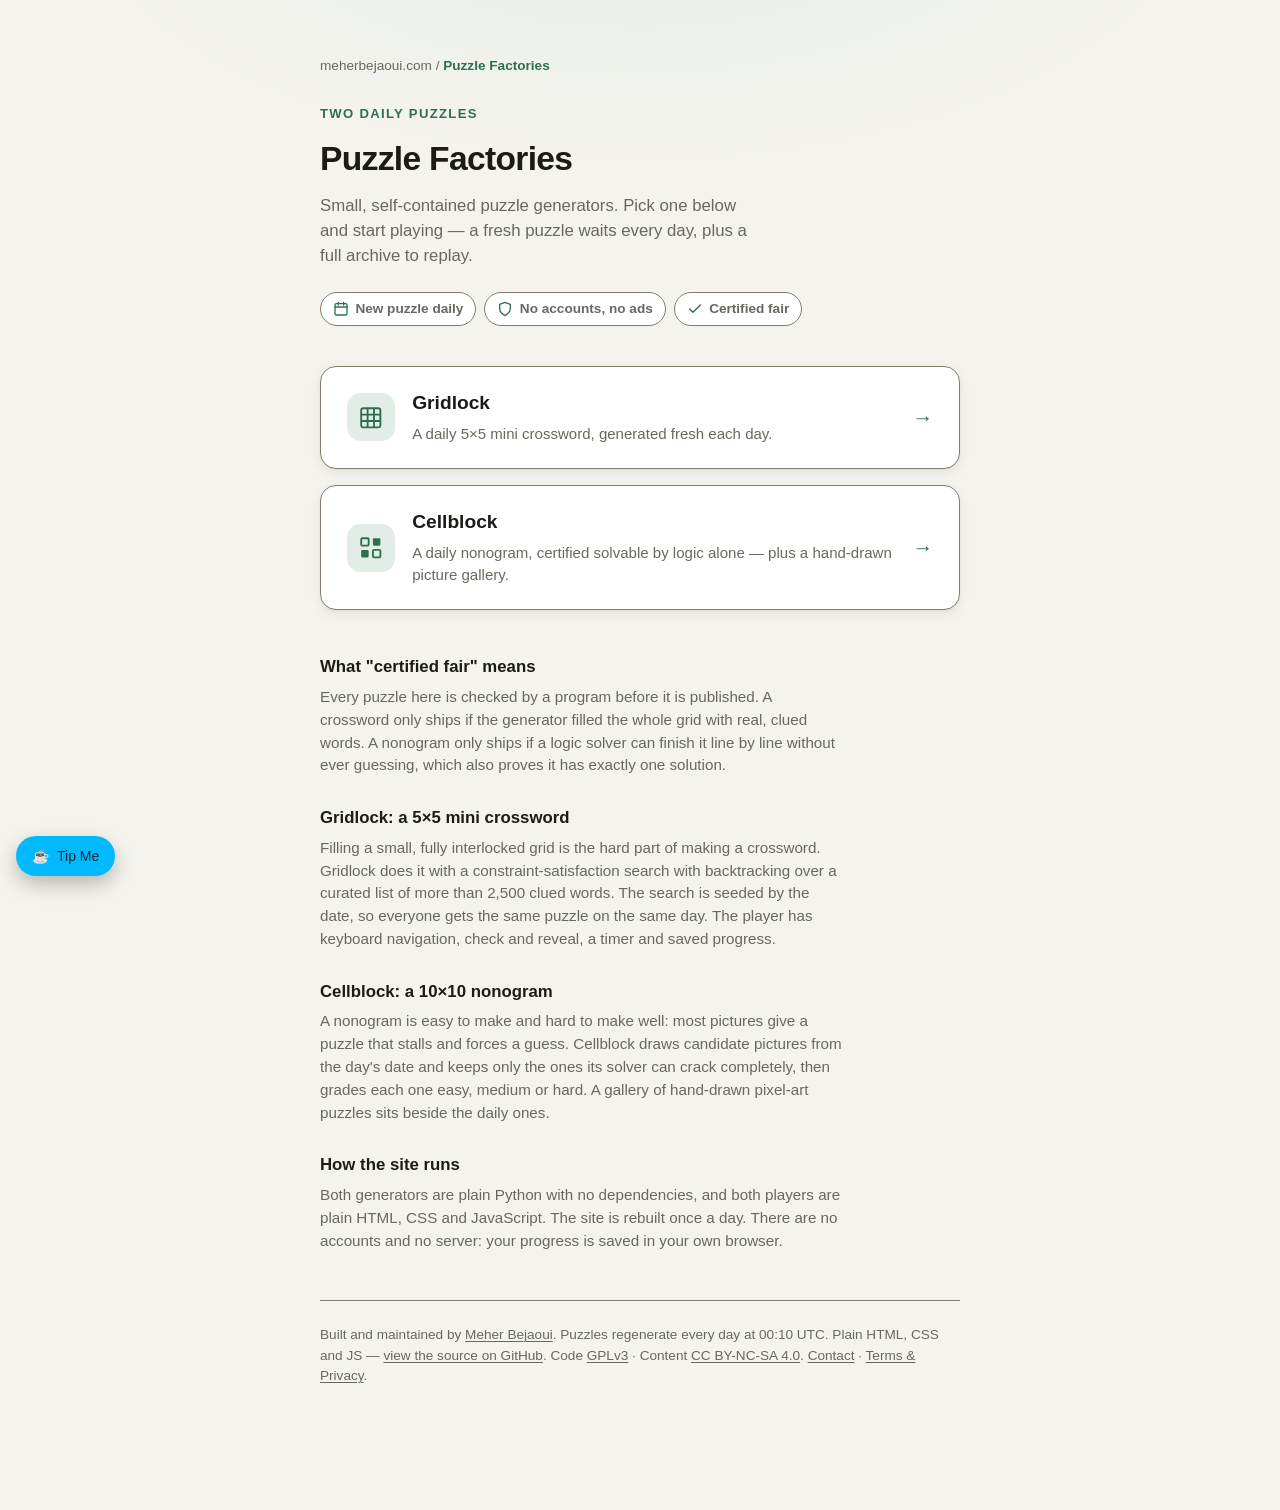
<file: index.html>
<!doctype html>
<html lang="en">
<head>
<meta charset="utf-8">
<meta name="viewport" content="width=device-width, initial-scale=1">
<meta name="description" content="Two small daily-puzzle generators — a mini crossword and a nonogram — with certified-fair archives. No accounts, no ads.">
<meta name="referrer" content="strict-origin-when-cross-origin">
<meta http-equiv="Content-Security-Policy" content="default-src 'none'; script-src 'self' 'unsafe-inline' https://ko-fi.com https://*.ko-fi.com; style-src 'self' 'unsafe-inline' https://ko-fi.com https://*.ko-fi.com; font-src https://ko-fi.com https://*.ko-fi.com; img-src 'self' data: https://ko-fi.com https://*.ko-fi.com; frame-src https://ko-fi.com https://*.ko-fi.com; connect-src https://ko-fi.com https://*.ko-fi.com; base-uri 'none'; form-action 'none';">
<title>Puzzle Factories</title>
<style>
  :root {
    color-scheme: light dark;
    --bg: #f4f3ee;
    --surface: #ffffff;
    --border: #847d6c;
    --text: #1c1b18;
    --text-muted: #6b675e;
    --accent: #2f6f4f;
    --accent-soft: #e3ede7;
    --accent-contrast: #ffffff;
    --focus: #1a5c3a;
    --shadow: 0 1px 2px rgba(28, 27, 24, 0.06), 0 4px 12px rgba(28, 27, 24, 0.07);
    --shadow-hover: 0 2px 4px rgba(28, 27, 24, 0.08), 0 10px 24px rgba(28, 27, 24, 0.1);
  }

  @media (prefers-color-scheme: dark) {
    :root {
      --bg: #17181a;
      --surface: #201f22;
      --border: #777265;
      --text: #f4f3ef;
      --text-muted: #b7b3a8;
      --accent: #7fd4a6;
      --accent-soft: #1e3129;
      --accent-contrast: #08130d;
      --focus: #8fe0b3;
      --shadow: 0 1px 2px rgba(0, 0, 0, 0.4), 0 4px 16px rgba(0, 0, 0, 0.35);
      --shadow-hover: 0 2px 6px rgba(0, 0, 0, 0.45), 0 14px 32px rgba(0, 0, 0, 0.4);
    }
  }

  * {
    box-sizing: border-box;
  }

  body {
    font-family: -apple-system, BlinkMacSystemFont, "Segoe UI", Roboto, Helvetica, Arial,
      sans-serif;
    line-height: 1.5;
    max-width: 680px;
    margin: 0 auto;
    padding: 3.5rem 1.25rem 3rem;
    color: var(--text);
    background:
      radial-gradient(ellipse 900px 480px at 50% -10%, var(--accent-soft), transparent 65%),
      var(--bg);
  }

  :focus-visible {
    outline: 3px solid var(--focus);
    outline-offset: 2px;
    border-radius: 2px;
  }

  .eyebrow {
    display: block;
    color: var(--accent);
    font-size: 0.82rem;
    font-weight: 700;
    text-transform: uppercase;
    letter-spacing: 0.1em;
    margin-bottom: 0.6rem;
  }

  h1 {
    font-size: 2.1rem;
    font-weight: 800;
    letter-spacing: -0.02em;
    margin: 0 0 0.55rem;
  }

  p.lede {
    color: var(--text-muted);
    margin-top: 0;
    margin-bottom: 1.5rem;
    font-size: 1.05rem;
    max-width: 46ch;
  }

  .features {
    display: flex;
    flex-wrap: wrap;
    gap: 0.5rem;
    list-style: none;
    padding: 0;
    margin: 0 0 2.5rem;
  }

  .features li {
    display: inline-flex;
    align-items: center;
    gap: 0.4rem;
    padding: 0.35rem 0.75rem;
    border-radius: 999px;
    background: var(--surface);
    border: 1px solid var(--border);
    color: var(--text-muted);
    font-size: 0.85rem;
    font-weight: 600;
  }

  .features svg {
    width: 1rem;
    height: 1rem;
    color: var(--accent);
    flex: 0 0 auto;
  }

  .cards {
    display: grid;
    gap: 1rem;
  }

  a.card {
    display: flex;
    align-items: center;
    gap: 1.1rem;
    padding: 1.4rem 1.6rem;
    border: 1px solid var(--border);
    border-radius: 1rem;
    text-decoration: none;
    color: inherit;
    background: var(--surface);
    box-shadow: var(--shadow);
    transition: border-color 0.15s ease, transform 0.15s ease, box-shadow 0.15s ease;
  }

  a.card:hover {
    border-color: var(--accent);
    transform: translateY(-2px);
    box-shadow: var(--shadow-hover);
  }

  a.card:hover .card-arrow {
    transform: translateX(3px);
  }

  @media (prefers-reduced-motion: reduce) {
    a.card,
    .card-arrow {
      transition: none;
    }

    a.card:hover {
      transform: none;
    }
  }

  .card-icon {
    flex: 0 0 auto;
    width: 3rem;
    height: 3rem;
    display: flex;
    align-items: center;
    justify-content: center;
    border-radius: 0.85rem;
    background: var(--accent-soft);
    color: var(--accent);
  }

  .card-icon svg {
    width: 1.6rem;
    height: 1.6rem;
  }

  a.card .card-body {
    flex: 1 1 auto;
    min-width: 0;
  }

  a.card h2 {
    margin: 0 0 0.3rem;
    font-size: 1.2rem;
    font-weight: 700;
    color: var(--text);
  }

  a.card p {
    margin: 0;
    font-size: 0.94rem;
    color: var(--text-muted);
  }

  .card-arrow {
    flex: 0 0 auto;
    color: var(--accent);
    font-size: 1.3rem;
    transition: transform 0.15s ease;
  }

  .about {
    margin-top: 2.75rem;
  }

  .about h2 {
    font-size: 1.05rem;
    font-weight: 700;
    margin: 1.75rem 0 0.4rem;
  }

  .about p {
    margin: 0 0 0.75rem;
    color: var(--text-muted);
    font-size: 0.95rem;
    max-width: 62ch;
  }

  footer {
    margin-top: 3rem;
    padding-top: 1.5rem;
    border-top: 1px solid var(--border);
    color: var(--text-muted);
    font-size: 0.85rem;
  }

  footer a {
    color: var(--text-muted);
    text-decoration: underline;
    text-underline-offset: 2px;
  }

  footer a:hover {
    color: var(--accent);
  }

  .pf-crumbs {
    font-size: 0.85rem;
    margin-bottom: 1.75rem;
    color: var(--text-muted);
  }

  .pf-crumbs a {
    color: var(--text-muted);
    text-decoration: none;
    padding: 0.2rem 0.3rem;
    margin: -0.2rem -0.3rem;
    border-radius: 0.3rem;
  }

  .pf-crumbs a:hover {
    text-decoration: underline;
  }

  .pf-crumbs a.current {
    color: var(--accent);
    font-weight: 600;
  }
</style>
</head>
<body>
<nav class="pf-crumbs" aria-label="Breadcrumb">
  <a href="https://www.meherbejaoui.com/">meherbejaoui.com</a>
  <span aria-hidden="true">/</span>
  <a href="./" class="current">Puzzle Factories</a>
</nav>
<span class="eyebrow">Two daily puzzles</span>
<h1>Puzzle Factories</h1>
<p class="lede">Small, self-contained puzzle generators. Pick one below and start playing &mdash; a fresh puzzle waits every day, plus a full archive to replay.</p>
<ul class="features">
  <li>
    <svg viewBox="0 0 24 24" fill="none" stroke="currentColor" stroke-width="2" stroke-linecap="round" stroke-linejoin="round" aria-hidden="true">
      <rect x="3" y="4" width="18" height="17" rx="2"></rect>
      <path d="M3 9h18M8 2v4M16 2v4"></path>
    </svg>
    New puzzle daily
  </li>
  <li>
    <svg viewBox="0 0 24 24" fill="none" stroke="currentColor" stroke-width="2" stroke-linecap="round" stroke-linejoin="round" aria-hidden="true">
      <path d="M12 2 4 5v6c0 5 3.4 8.5 8 11 4.6-2.5 8-6 8-11V5z"></path>
    </svg>
    No accounts, no ads
  </li>
  <li>
    <svg viewBox="0 0 24 24" fill="none" stroke="currentColor" stroke-width="2" stroke-linecap="round" stroke-linejoin="round" aria-hidden="true">
      <path d="M20 6 9 17l-5-5"></path>
    </svg>
    Certified fair
  </li>
</ul>
<div class="cards">
  <a class="card" href="gridlock/">
    <span class="card-icon">
      <svg viewBox="0 0 24 24" fill="none" stroke="currentColor" stroke-width="1.75" aria-hidden="true">
        <rect x="3" y="3" width="18" height="18" rx="2"></rect>
        <path d="M3 9h18M3 15h18M9 3v18M15 3v18"></path>
      </svg>
    </span>
    <span class="card-body">
      <h2>Gridlock</h2>
      <p>A daily 5&times;5 mini crossword, generated fresh each day.</p>
    </span>
    <span class="card-arrow" aria-hidden="true">&rarr;</span>
  </a>
  <a class="card" href="cellblock/">
    <span class="card-icon">
      <svg viewBox="0 0 24 24" fill="none" stroke="currentColor" stroke-width="1.75" aria-hidden="true">
        <rect x="3" y="3" width="7" height="7" rx="1"></rect>
        <rect x="14" y="3" width="7" height="7" rx="1" fill="currentColor" stroke="none"></rect>
        <rect x="3" y="14" width="7" height="7" rx="1" fill="currentColor" stroke="none"></rect>
        <rect x="14" y="14" width="7" height="7" rx="1"></rect>
      </svg>
    </span>
    <span class="card-body">
      <h2>Cellblock</h2>
      <p>A daily nonogram, certified solvable by logic alone &mdash; plus a hand-drawn picture gallery.</p>
    </span>
    <span class="card-arrow" aria-hidden="true">&rarr;</span>
  </a>
</div>
<section class="about">
  <h2>What "certified fair" means</h2>
  <p>Every puzzle here is checked by a program before it is published. A crossword
  only ships if the generator filled the whole grid with real, clued words. A nonogram
  only ships if a logic solver can finish it line by line without ever guessing, which
  also proves it has exactly one solution.</p>
  <h2>Gridlock: a 5&times;5 mini crossword</h2>
  <p>Filling a small, fully interlocked grid is the hard part of making a crossword.
  Gridlock does it with a constraint-satisfaction search with backtracking over a curated
  list of more than 2,500 clued words. The search is seeded by the date, so everyone gets
  the same puzzle on the same day. The player has keyboard navigation, check and reveal,
  a timer and saved progress.</p>
  <h2>Cellblock: a 10&times;10 nonogram</h2>
  <p>A nonogram is easy to make and hard to make well: most pictures give a puzzle that
  stalls and forces a guess. Cellblock draws candidate pictures from the day's date and
  keeps only the ones its solver can crack completely, then grades each one easy, medium
  or hard. A gallery of hand-drawn pixel-art puzzles sits beside the daily ones.</p>
  <h2>How the site runs</h2>
  <p>Both generators are plain Python with no dependencies, and both players are plain
  HTML, CSS and JavaScript. The site is rebuilt once a day. There are no accounts and no
  server: your progress is saved in your own browser.</p>
</section>
<footer>
  Built and maintained by <a href="https://www.meherbejaoui.com/">Meher Bejaoui</a>.
  Puzzles regenerate every day at 00:10 UTC. Plain HTML, CSS and JS &mdash;
  <a href="https://github.com/meherbejaoui/puzzlefactory">view the source on GitHub</a>.
  Code <a href="LICENSE">GPLv3</a> &middot; Content <a href="LICENSE-CONTENT.md">CC BY-NC-SA 4.0</a>.
  <a href="https://www.meherbejaoui.com/contact/">Contact</a> &middot; <a href="https://www.meherbejaoui.com/terms/">Terms &amp; Privacy</a>.
</footer>
<script>
(function () {
  // Click-to-load "Tip Me" Ko-fi button, matching the one on meherbejaoui.com
  // and its other sub-sites. Nothing from Ko-fi loads until this placeholder
  // is clicked -- it is ours, costs nothing, and sets no cookie. On click it
  // injects Ko-fi's real overlay-widget.js and calls kofiWidgetOverlay.draw(),
  // which renders Ko-fi's own floating button in roughly the same spot; this
  // placeholder then removes itself.
  var KOFI_RESERVED_HEIGHT = 76;

  function init() {
    var btn = document.createElement("button");
    btn.type = "button";
    btn.id = "kofi-float-trigger";
    btn.setAttribute("aria-label", "Support me on Ko-fi");
    btn.style.position = "fixed";
    btn.style.left = "16px";
    btn.style.bottom = "24px";
    btn.style.zIndex = "40";
    btn.style.display = "flex";
    btn.style.alignItems = "center";
    btn.style.gap = "8px";
    btn.style.borderRadius = "999px";
    btn.style.border = "none";
    btn.style.padding = "12px 16px";
    btn.style.fontFamily = "-apple-system, BlinkMacSystemFont, 'Segoe UI', Roboto, Helvetica, Arial, sans-serif";
    btn.style.fontSize = "14px";
    btn.style.fontWeight = "500";
    // Dark navy on the #00b9fe brand blue: ~6.7:1 contrast, passes WCAG AA.
    btn.style.color = "#0a2a33";
    btn.style.background = "#00b9fe";
    btn.style.boxShadow = "0 8px 20px rgba(0,0,0,.25)";
    btn.style.cursor = "pointer";

    var icon = document.createElement("span");
    icon.setAttribute("aria-hidden", "true");
    icon.textContent = "☕";
    var label = document.createElement("span");
    label.textContent = "Tip Me";
    btn.appendChild(icon);
    btn.appendChild(label);

    var spacer = document.createElement("div");
    spacer.setAttribute("aria-hidden", "true");
    spacer.style.height = KOFI_RESERVED_HEIGHT + "px";

    var loading = false;
    btn.addEventListener("click", function () {
      if (loading) return;
      loading = true;
      btn.disabled = true;
      btn.style.cursor = "wait";

      var script = document.createElement("script");
      script.src = "https://storage.ko-fi.com/cdn/scripts/overlay-widget.js";
      script.referrerPolicy = "strict-origin-when-cross-origin";
      script.onload = function () {
        var overlay = window.kofiWidgetOverlay;
        var drew = false;
        if (overlay && typeof overlay.draw === "function") {
          try {
            overlay.draw("meherbejaoui", {
              type: "floating-chat",
              "floating-chat.donateButton.text": "Tip Me",
              "floating-chat.donateButton.background-color": "#00b9fe",
              "floating-chat.donateButton.text-color": "#fff"
            });
            drew = true;
          } catch (err) {
            drew = false;
          }
        }
        if (drew) {
          btn.remove();
        } else {
          // Ko-fi's script loaded but never exposed a usable overlay API
          // (e.g. an ad/tracker blocker stripped or stubbed it out), or
          // draw() itself threw. Leave the trigger clickable instead of
          // getting stuck disabled or silently vanishing.
          loading = false;
          btn.disabled = false;
          btn.style.cursor = "pointer";
        }
        script.remove();
      };
      script.onerror = function () {
        loading = false;
        btn.disabled = false;
        btn.style.cursor = "pointer";
        script.remove();
      };
      document.body.appendChild(script);
    });

    document.body.appendChild(btn);
    document.body.appendChild(spacer);
  }

  if (document.readyState === "loading") {
    document.addEventListener("DOMContentLoaded", init);
  } else {
    init();
  }
})();
</script>
</body>
</html>
</file>
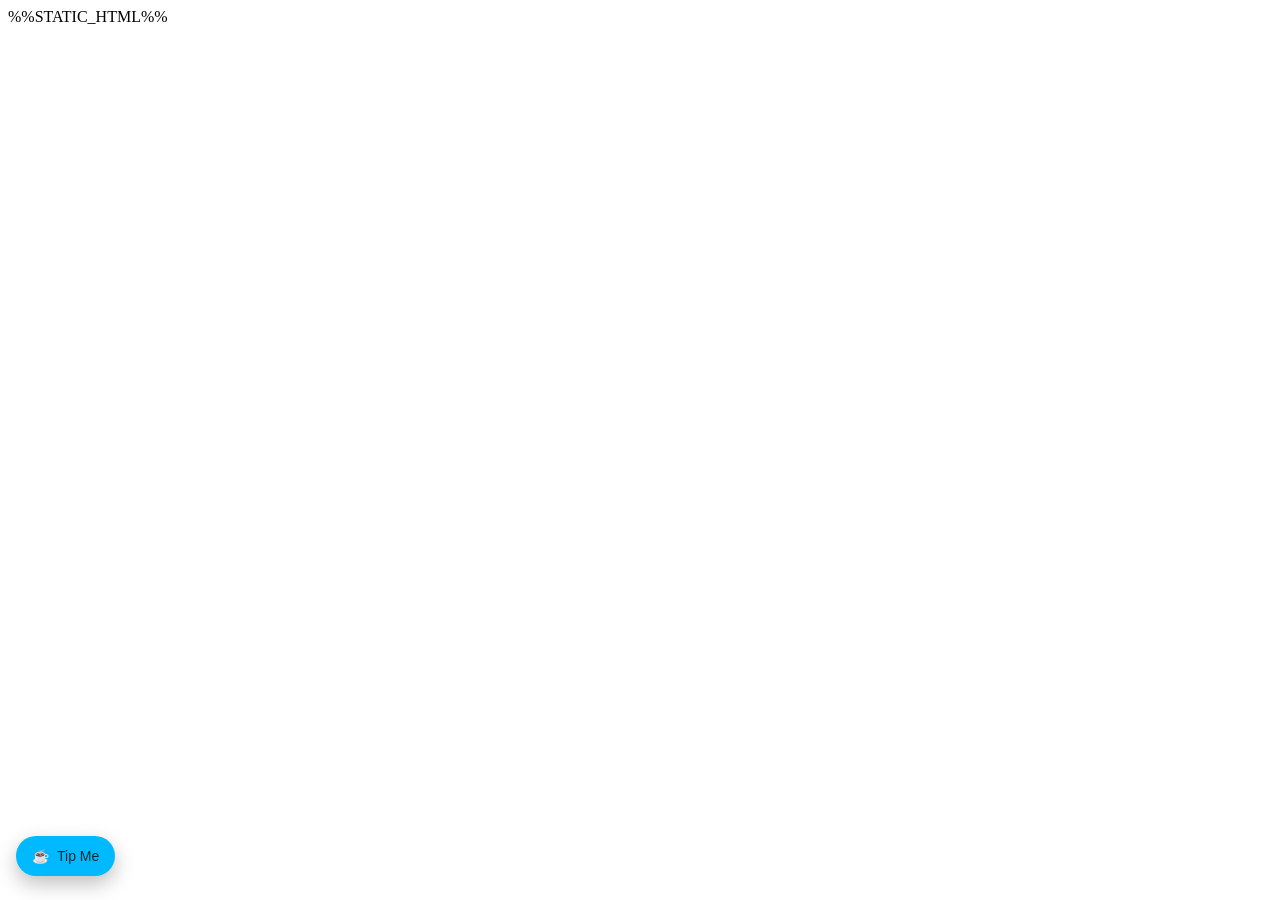
<file: cellblock/web/page.html>
<!doctype html>
<html lang="en">
<head>
<meta charset="utf-8">
<meta name="viewport" content="width=device-width, initial-scale=1">
<meta name="referrer" content="strict-origin-when-cross-origin">
<meta http-equiv="Content-Security-Policy" content="default-src 'none'; script-src 'self' 'unsafe-inline' https://ko-fi.com https://*.ko-fi.com; style-src 'self' 'unsafe-inline' https://ko-fi.com https://*.ko-fi.com; font-src https://ko-fi.com https://*.ko-fi.com; img-src 'self' data: https://ko-fi.com https://*.ko-fi.com; frame-src https://ko-fi.com https://*.ko-fi.com; connect-src https://ko-fi.com https://*.ko-fi.com; base-uri 'none'; form-action 'none';">
<title>%%TITLE%%</title>
<style>
%%CSS%%
</style>
</head>
<body>
<div id="cellblock-root" class="cellblock-player">
%%STATIC_HTML%%
</div>
<script type="application/json" id="cellblock-puzzle-data">
%%PUZZLE_JSON%%
</script>
<script type="module">
%%CORE_JS%%
%%UI_JS%%
const puzzleData = JSON.parse(document.getElementById("cellblock-puzzle-data").textContent);
mountPlayer(document.getElementById("cellblock-root"), puzzleData);
</script>
<script>
(function () {
  // Click-to-load "Tip Me" Ko-fi button, matching the one on meherbejaoui.com
  // and its other sub-sites. Nothing from Ko-fi loads until this placeholder
  // is clicked -- it is ours, costs nothing, and sets no cookie. On click it
  // injects Ko-fi's real overlay-widget.js and calls kofiWidgetOverlay.draw(),
  // which renders Ko-fi's own floating button in roughly the same spot; this
  // placeholder then removes itself.
  var KOFI_RESERVED_HEIGHT = 76;

  function init() {
    var btn = document.createElement("button");
    btn.type = "button";
    btn.id = "kofi-float-trigger";
    btn.setAttribute("aria-label", "Support me on Ko-fi");
    btn.style.position = "fixed";
    btn.style.left = "16px";
    btn.style.bottom = "24px";
    btn.style.zIndex = "40";
    btn.style.display = "flex";
    btn.style.alignItems = "center";
    btn.style.gap = "8px";
    btn.style.borderRadius = "999px";
    btn.style.border = "none";
    btn.style.padding = "12px 16px";
    btn.style.fontFamily = "-apple-system, BlinkMacSystemFont, 'Segoe UI', Roboto, Helvetica, Arial, sans-serif";
    btn.style.fontSize = "14px";
    btn.style.fontWeight = "500";
    // Dark navy on the #00b9fe brand blue: ~6.7:1 contrast, passes WCAG AA.
    btn.style.color = "#0a2a33";
    btn.style.background = "#00b9fe";
    btn.style.boxShadow = "0 8px 20px rgba(0,0,0,.25)";
    btn.style.cursor = "pointer";

    var icon = document.createElement("span");
    icon.setAttribute("aria-hidden", "true");
    icon.textContent = "☕";
    var label = document.createElement("span");
    label.textContent = "Tip Me";
    btn.appendChild(icon);
    btn.appendChild(label);

    var spacer = document.createElement("div");
    spacer.setAttribute("aria-hidden", "true");
    spacer.style.height = KOFI_RESERVED_HEIGHT + "px";

    var loading = false;
    btn.addEventListener("click", function () {
      if (loading) return;
      loading = true;
      btn.disabled = true;
      btn.style.cursor = "wait";

      var script = document.createElement("script");
      script.src = "https://storage.ko-fi.com/cdn/scripts/overlay-widget.js";
      script.referrerPolicy = "strict-origin-when-cross-origin";
      script.onload = function () {
        var overlay = window.kofiWidgetOverlay;
        var drew = false;
        if (overlay && typeof overlay.draw === "function") {
          try {
            overlay.draw("meherbejaoui", {
              type: "floating-chat",
              "floating-chat.donateButton.text": "Tip Me",
              "floating-chat.donateButton.background-color": "#00b9fe",
              "floating-chat.donateButton.text-color": "#fff"
            });
            drew = true;
          } catch (err) {
            drew = false;
          }
        }
        if (drew) {
          btn.remove();
        } else {
          // Ko-fi's script loaded but never exposed a usable overlay API
          // (e.g. an ad/tracker blocker stripped or stubbed it out), or
          // draw() itself threw. Leave the trigger clickable instead of
          // getting stuck disabled or silently vanishing.
          loading = false;
          btn.disabled = false;
          btn.style.cursor = "pointer";
        }
        script.remove();
      };
      script.onerror = function () {
        loading = false;
        btn.disabled = false;
        btn.style.cursor = "pointer";
        script.remove();
      };
      document.body.appendChild(script);
    });

    document.body.appendChild(btn);
    document.body.appendChild(spacer);
  }

  if (document.readyState === "loading") {
    document.addEventListener("DOMContentLoaded", init);
  } else {
    init();
  }
})();
</script>
</body>
</html>
</file>
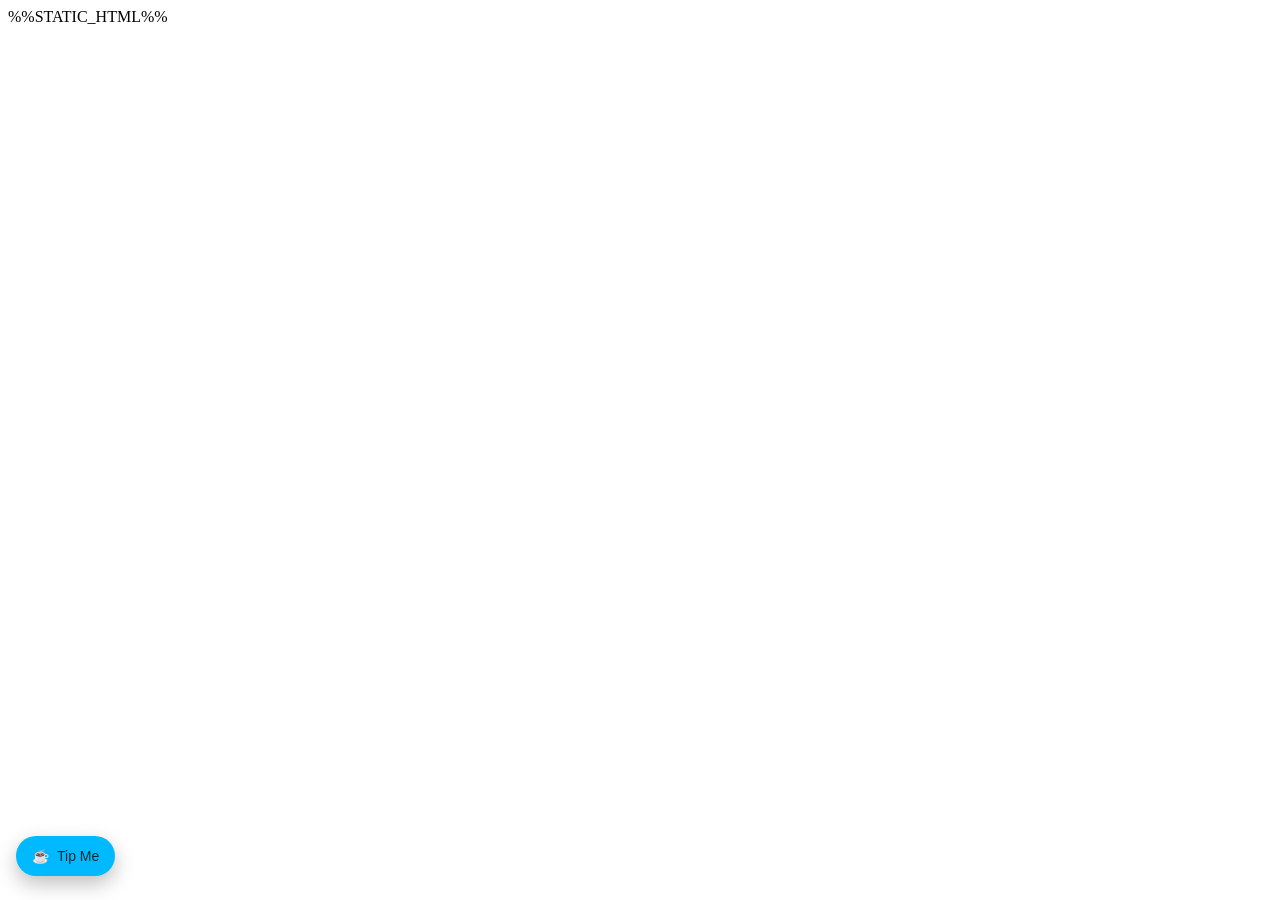
<file: gridlock/web/page.html>
<!doctype html>
<html lang="en">
<head>
<meta charset="utf-8">
<meta name="viewport" content="width=device-width, initial-scale=1">
<meta name="referrer" content="strict-origin-when-cross-origin">
<meta http-equiv="Content-Security-Policy" content="default-src 'none'; script-src 'self' 'unsafe-inline' https://ko-fi.com https://*.ko-fi.com; style-src 'self' 'unsafe-inline' https://ko-fi.com https://*.ko-fi.com; font-src https://ko-fi.com https://*.ko-fi.com; img-src 'self' data: https://ko-fi.com https://*.ko-fi.com; frame-src https://ko-fi.com https://*.ko-fi.com; connect-src https://ko-fi.com https://*.ko-fi.com; base-uri 'none'; form-action 'none';">
<title>%%TITLE%%</title>
<style>
%%CSS%%
</style>
</head>
<body>
<div id="gridlock-root" class="gridlock-player">
%%STATIC_HTML%%
</div>
<script type="application/json" id="gridlock-puzzle-data">
%%PUZZLE_JSON%%
</script>
<script type="module">
%%CORE_JS%%
%%UI_JS%%
const puzzleData = JSON.parse(document.getElementById("gridlock-puzzle-data").textContent);
mountPlayer(document.getElementById("gridlock-root"), puzzleData);
</script>
<script>
(function () {
  // Click-to-load "Tip Me" Ko-fi button, matching the one on meherbejaoui.com
  // and its other sub-sites. Nothing from Ko-fi loads until this placeholder
  // is clicked -- it is ours, costs nothing, and sets no cookie. On click it
  // injects Ko-fi's real overlay-widget.js and calls kofiWidgetOverlay.draw(),
  // which renders Ko-fi's own floating button in roughly the same spot; this
  // placeholder then removes itself.
  var KOFI_RESERVED_HEIGHT = 76;

  function init() {
    var btn = document.createElement("button");
    btn.type = "button";
    btn.id = "kofi-float-trigger";
    btn.setAttribute("aria-label", "Support me on Ko-fi");
    btn.style.position = "fixed";
    btn.style.left = "16px";
    btn.style.bottom = "24px";
    btn.style.zIndex = "40";
    btn.style.display = "flex";
    btn.style.alignItems = "center";
    btn.style.gap = "8px";
    btn.style.borderRadius = "999px";
    btn.style.border = "none";
    btn.style.padding = "12px 16px";
    btn.style.fontFamily = "-apple-system, BlinkMacSystemFont, 'Segoe UI', Roboto, Helvetica, Arial, sans-serif";
    btn.style.fontSize = "14px";
    btn.style.fontWeight = "500";
    // Dark navy on the #00b9fe brand blue: ~6.7:1 contrast, passes WCAG AA.
    btn.style.color = "#0a2a33";
    btn.style.background = "#00b9fe";
    btn.style.boxShadow = "0 8px 20px rgba(0,0,0,.25)";
    btn.style.cursor = "pointer";

    var icon = document.createElement("span");
    icon.setAttribute("aria-hidden", "true");
    icon.textContent = "☕";
    var label = document.createElement("span");
    label.textContent = "Tip Me";
    btn.appendChild(icon);
    btn.appendChild(label);

    var spacer = document.createElement("div");
    spacer.setAttribute("aria-hidden", "true");
    spacer.style.height = KOFI_RESERVED_HEIGHT + "px";

    var loading = false;
    btn.addEventListener("click", function () {
      if (loading) return;
      loading = true;
      btn.disabled = true;
      btn.style.cursor = "wait";

      var script = document.createElement("script");
      script.src = "https://storage.ko-fi.com/cdn/scripts/overlay-widget.js";
      script.referrerPolicy = "strict-origin-when-cross-origin";
      script.onload = function () {
        var overlay = window.kofiWidgetOverlay;
        var drew = false;
        if (overlay && typeof overlay.draw === "function") {
          try {
            overlay.draw("meherbejaoui", {
              type: "floating-chat",
              "floating-chat.donateButton.text": "Tip Me",
              "floating-chat.donateButton.background-color": "#00b9fe",
              "floating-chat.donateButton.text-color": "#fff"
            });
            drew = true;
          } catch (err) {
            drew = false;
          }
        }
        if (drew) {
          btn.remove();
        } else {
          // Ko-fi's script loaded but never exposed a usable overlay API
          // (e.g. an ad/tracker blocker stripped or stubbed it out), or
          // draw() itself threw. Leave the trigger clickable instead of
          // getting stuck disabled or silently vanishing.
          loading = false;
          btn.disabled = false;
          btn.style.cursor = "pointer";
        }
        script.remove();
      };
      script.onerror = function () {
        loading = false;
        btn.disabled = false;
        btn.style.cursor = "pointer";
        script.remove();
      };
      document.body.appendChild(script);
    });

    document.body.appendChild(btn);
    document.body.appendChild(spacer);
  }

  if (document.readyState === "loading") {
    document.addEventListener("DOMContentLoaded", init);
  } else {
    init();
  }
})();
</script>
</body>
</html>
</file>
